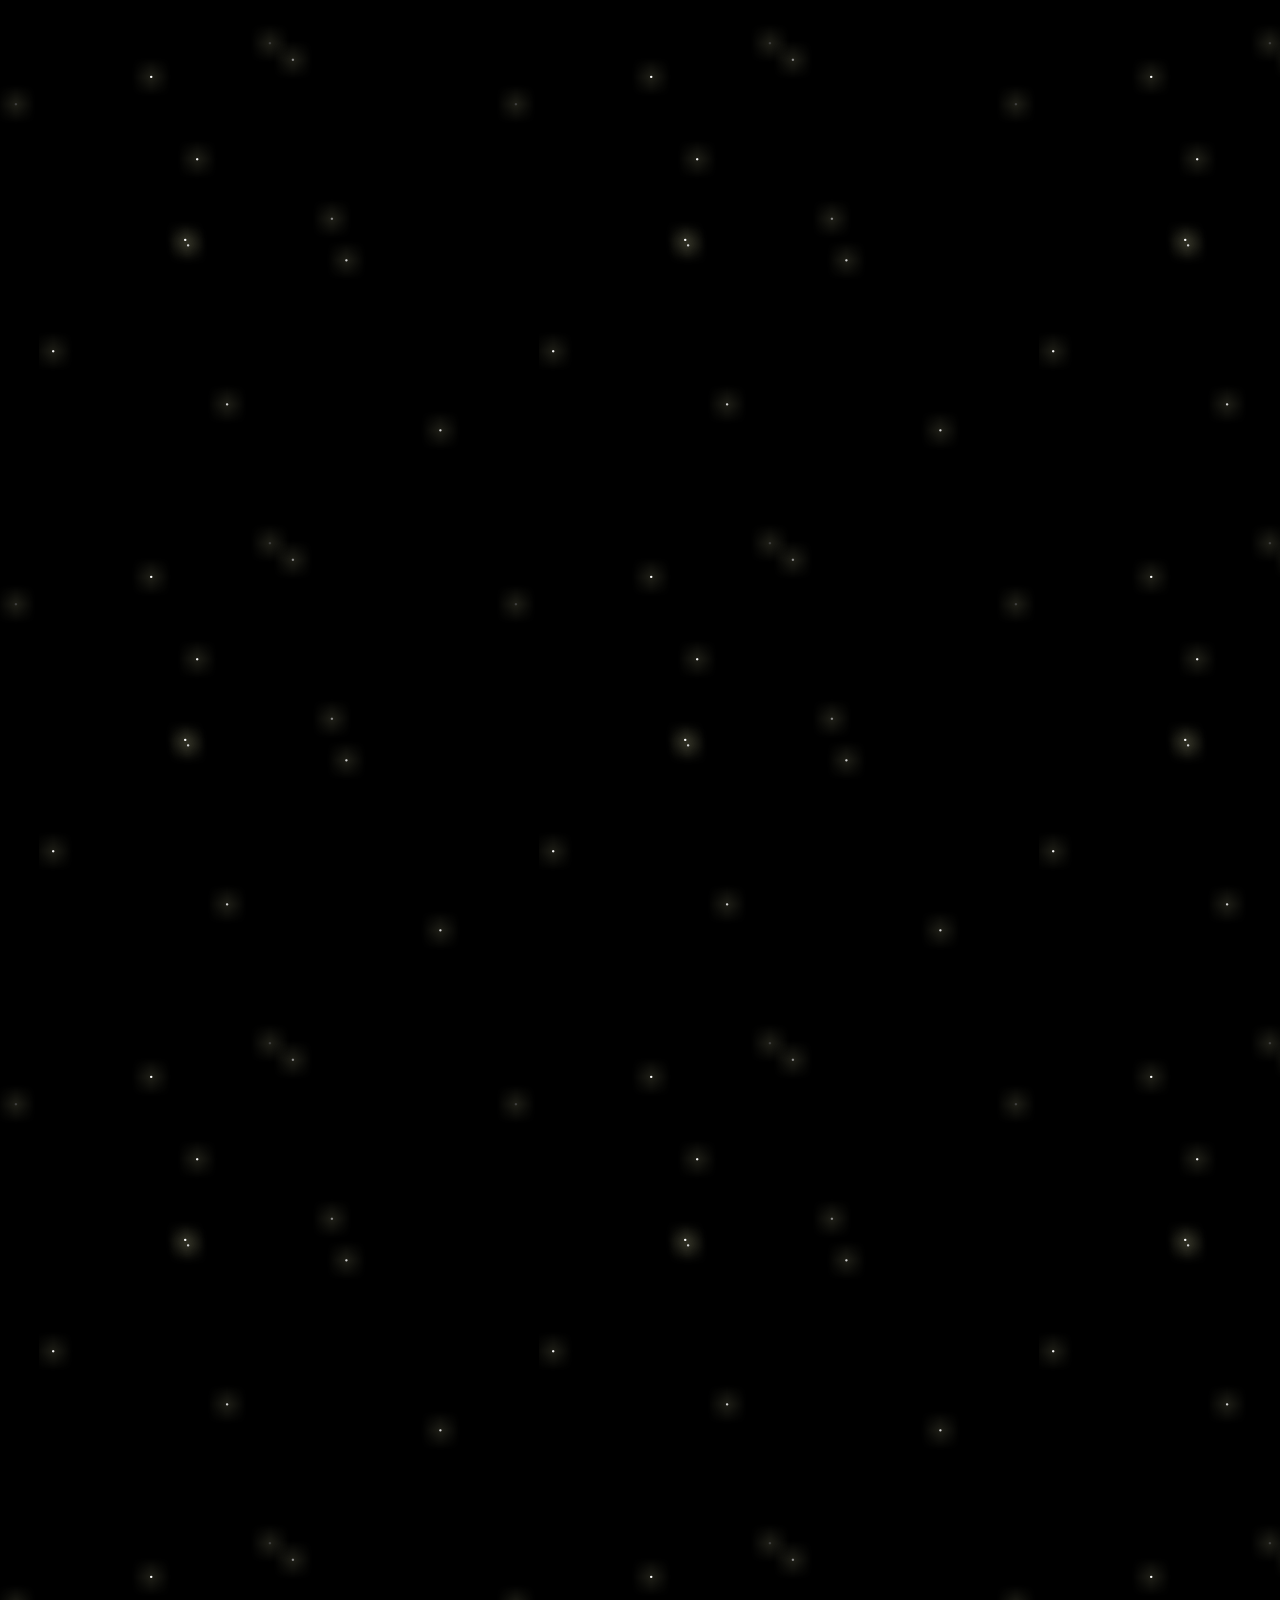
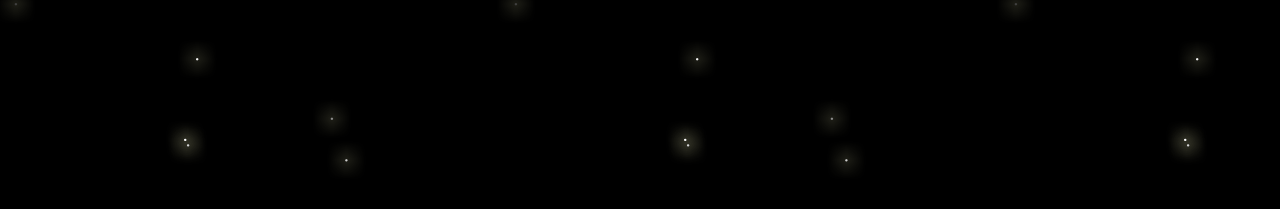
<file: index.html>
<!DOCTYPE html>
<html lang="en">

<head>
    <meta charset="UTF-8">
    <title>Document</title>
    <link type="text/css" rel="stylesheet" href="css/style.css">
    <meta name="viewport" content="width=device-width, initial-scale=1.0">
</head>

<body id="background">
    <header>
<!--bron: raketje https://www.youtube.com/watch?v=dHR_EwmYWfU -->
    <svg version="1.1" xmlns="http://www.w3.org/2000/svg" xmlns:xlink="http://www.w3.org/1999/xlink" x="0px" y="0px"
         viewBox="0 0 595.3 841.9" style="enable-background:new 0 0 595.3 841.9;" xml:space="preserve" class="rocket">
        <style type="text/css">
            .st0{fill:#8DC63F;stroke:#8DC63F;stroke-width:4.6263;stroke-miterlimit:10;}
            .st1{fill:#00AEEF;stroke:#00AEEF;stroke-width:4.6263;stroke-miterlimit:10;}
            .st2{fill:#FFFFFF;stroke:#000000;stroke-width:4.6263;stroke-miterlimit:10;}
            .st3{fill:#8DC63F;stroke:#8DC63F;stroke-width:4.303;stroke-miterlimit:10;}
            .st4{stroke:#000000;stroke-width:2.7563;stroke-miterlimit:10;}
            .st5{fill:#00AEEF;stroke:#000000;stroke-width:2.7563;stroke-miterlimit:10;}
            .st6{fill:#F7941D;stroke:#F7941D;stroke-width:1.0969;stroke-miterlimit:10;}
        </style>
        <g id="Layer_2">
            <path class="st0" d="M297.6,469.8c39.9,0,73.7,26.3,85,62.5c2.6-8.4,4-17.3,4-26.5c0-49.2-39.8-89-89-89s-89,39.8-89,89
                c0,9.2,1.4,18.1,4,26.5C223.9,496.1,257.7,469.8,297.6,469.8z"/>
        </g>
        <g id="Layer_3">
            <rect x="272.6" y="481.8" class="st1" width="50" height="21"/>
        </g>
        <g id="Layer_1">
            <path class="st2" d="M253.6,280.3c-10.2,19.8-18.1,44.5-18.1,73.5c0,51.9,11.4,115.6,28.5,141.7c10.1-4.6,21.5-7.2,33.5-7.2
                s23.5,2.6,33.5,7.2c17.2-26.2,28.5-89.8,28.5-141.7c0-29-7.9-53.7-18.1-73.5c-13.7-1.7-28.5-2.7-44-2.7
                C282.1,277.6,267.3,278.6,253.6,280.3z"/>
        </g>
        <g id="Layer_4">
            <path class="st1" d="M297.6,224.8c0,0-25.7,19.8-44,55.5c13.7-1.7,28.5-2.7,44-2.7c15.5,0,30.3,0.9,44,2.7
                C323.3,244.5,297.6,224.8,297.6,224.8z"/>
        </g>
        <g id="Layer_7">
            <path class="st3" d="M306.6,483.1c0,32.6-9,59-9,59s-9-26.4-9-59s9-59,9-59S306.6,450.5,306.6,483.1z"/>
        </g>
        <g id="Layer_5">
            <g>
                <circle class="st4" cx="297.6" cy="338.8" r="29"/>
                <circle class="st5" cx="297.6" cy="338.8" r="25.8"/>
            </g>
        </g>
        <g id="Layer_6">
            <path class="st6" d="M287.3,526.4c0,3.6-7.2,53.9-7.2,53.9s-7.2-50.3-7.2-53.9s3.2-6.5,7.2-6.5
                C284.1,519.9,287.3,522.8,287.3,526.4z"/>
            <path class="st6" d="M322.6,526.4c0,3.6-7.2,53.9-7.2,53.9s-7.2-50.3-7.2-53.9s3.2-6.5,7.2-6.5S322.6,522.8,322.6,526.4z"/>
            <path class="st6" d="M304.8,563.2c0,3.6-7.2,53.9-7.2,53.9s-7.2-50.3-7.2-53.9s3.2-6.5,7.2-6.5S304.8,559.6,304.8,563.2z"/>
        </g>
    </svg>
    </header>
    <h1>The last<br>whole earth<br>catalog</h1>
    <h2>access to tools</h2>
    <div>
        <svg version="1.1" id="Layer_1" xmlns="http://www.w3.org/2000/svg" xmlns:xlink="http://www.w3.org/1999/xlink" x="0px" y="0px" viewBox="0 0 185 185" style="enable-background:new 0 0 185 185;" xml:space="preserve" class="circle">
            <circle cx="92.5" cy="92.5" r="92.5"/>
        </svg>
        <!--bron: http://thegolfclub.info/related/png-images-background.html -->
        <img src="images/earth_PNG39-bw.png">
    </div>


    <h3>Evening.<br> Thanks again.</h3>

    <script src="js/style.js"></script>
</body>

</html>
</file>
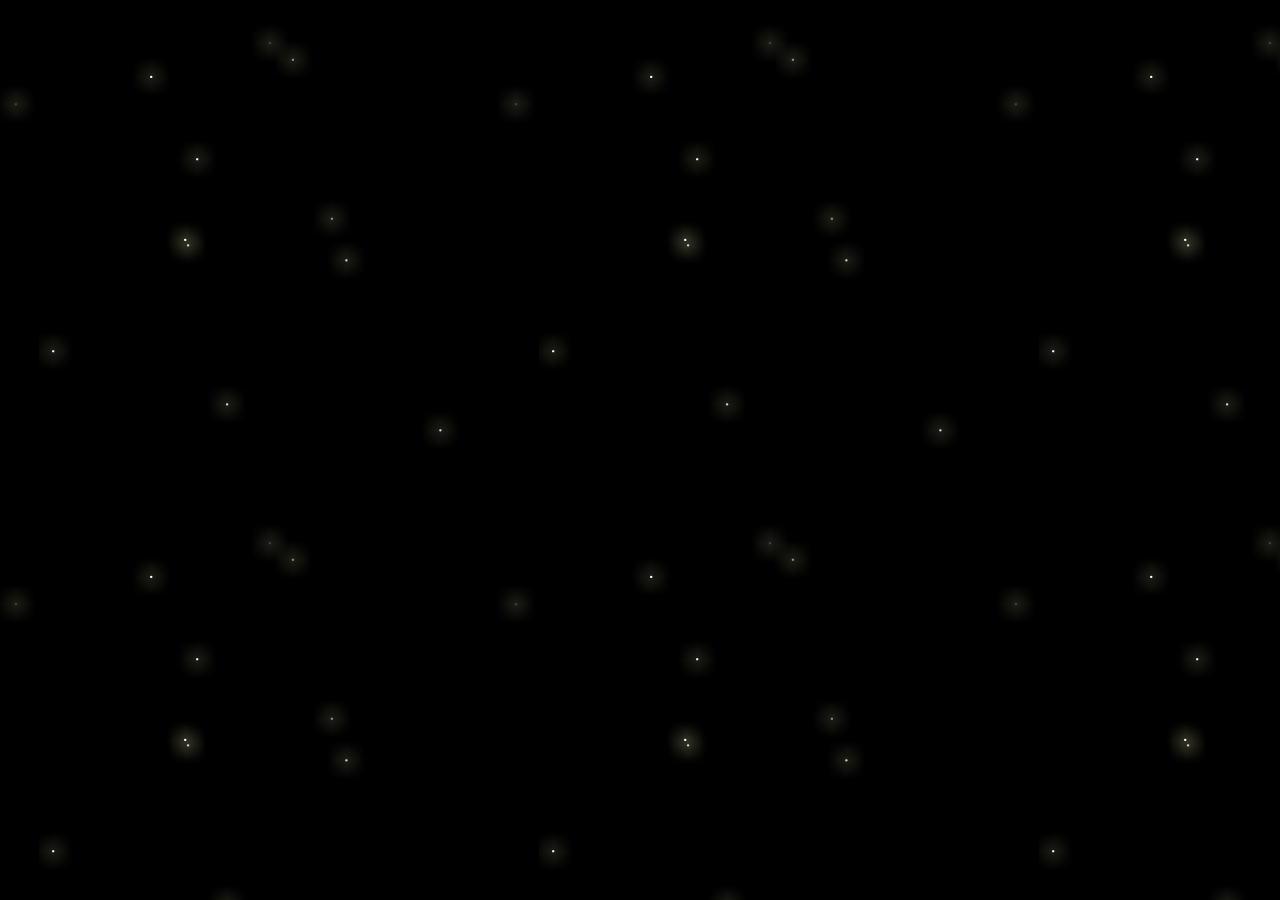
<file: html/index.html>
<!DOCTYPE html>
<html lang="en">

<head>
    <meta charset="UTF-8">
    <title>Document</title>
    <link type="text/css" rel="stylesheet" href="../css/style.css">
</head>

<body id="background">
    <svg version="1.1" xmlns="http://www.w3.org/2000/svg" xmlns:xlink="http://www.w3.org/1999/xlink" x="0px" y="0px" viewBox="0 0 256 256" style="enable-background:new 0 0 256 256;" xml:space="preserve" class="loading">
    <style type="text/css">
    .st0{fill:#FFFFFF;stroke:#000000;stroke-miterlimit:10;}
    </style>
    <g id="left-point">
        <polygon id="left-point_2_" class="st0" points="114.6,63.6 114.6,204.8 119.1,215.6 97.5,215.6 101.1,206.9 99.6,63.6 107.1,43.5"/>
    </g>
    <g id="right-point_1_">
        <polygon id="right-point" class="st0" points="164.6,63.6 164.6,204.8 169.1,215.6 147.5,215.6 151.1,206.9 149.6,63.6 157.1,43.5"/>
    </g>
    <g id="left-fire-exit">
        <polygon class="st0" points="102.9,215.6 101.1,221 116.7,221 114.6,215.6"/>
    </g>
    <g id="right-fire-exit_1_">
        <polygon class="st0" points="152.7,215.6 150.9,221 166.5,221 164.4,215.6"/>
    </g>
    <g id="left-fire_1_">
        <path id="left-fire" class="st0" d="M108.3,224.8c0,0-14.8,26.7,0,26.7S108.3,224.8,108.3,224.8z"/>
    </g>
    <g id="right-fire_1_">
        <path id="right-fire" class="st0" d="M158.3,224.8c0,0-14.8,26.7,0,26.7S158.3,224.8,158.3,224.8z"/>
    </g>
    <g id="middle-block_1_">
        <polygon id="middle-block" class="st0" points="114.6,43.5 149.4,43.5 150.9,191.9 114.6,191.9"/>
    </g>
    <g id="top_1_">
        <path id="top" class="st0" d="M131.7,3.3c0,0-15,14.4-17.1,40.2h34.8C149.4,43.5,150,18.6,131.7,3.3z"/>
    </g>
</svg>

    <script src="../js/loading.js"></script>
</body>

</html>
</file>
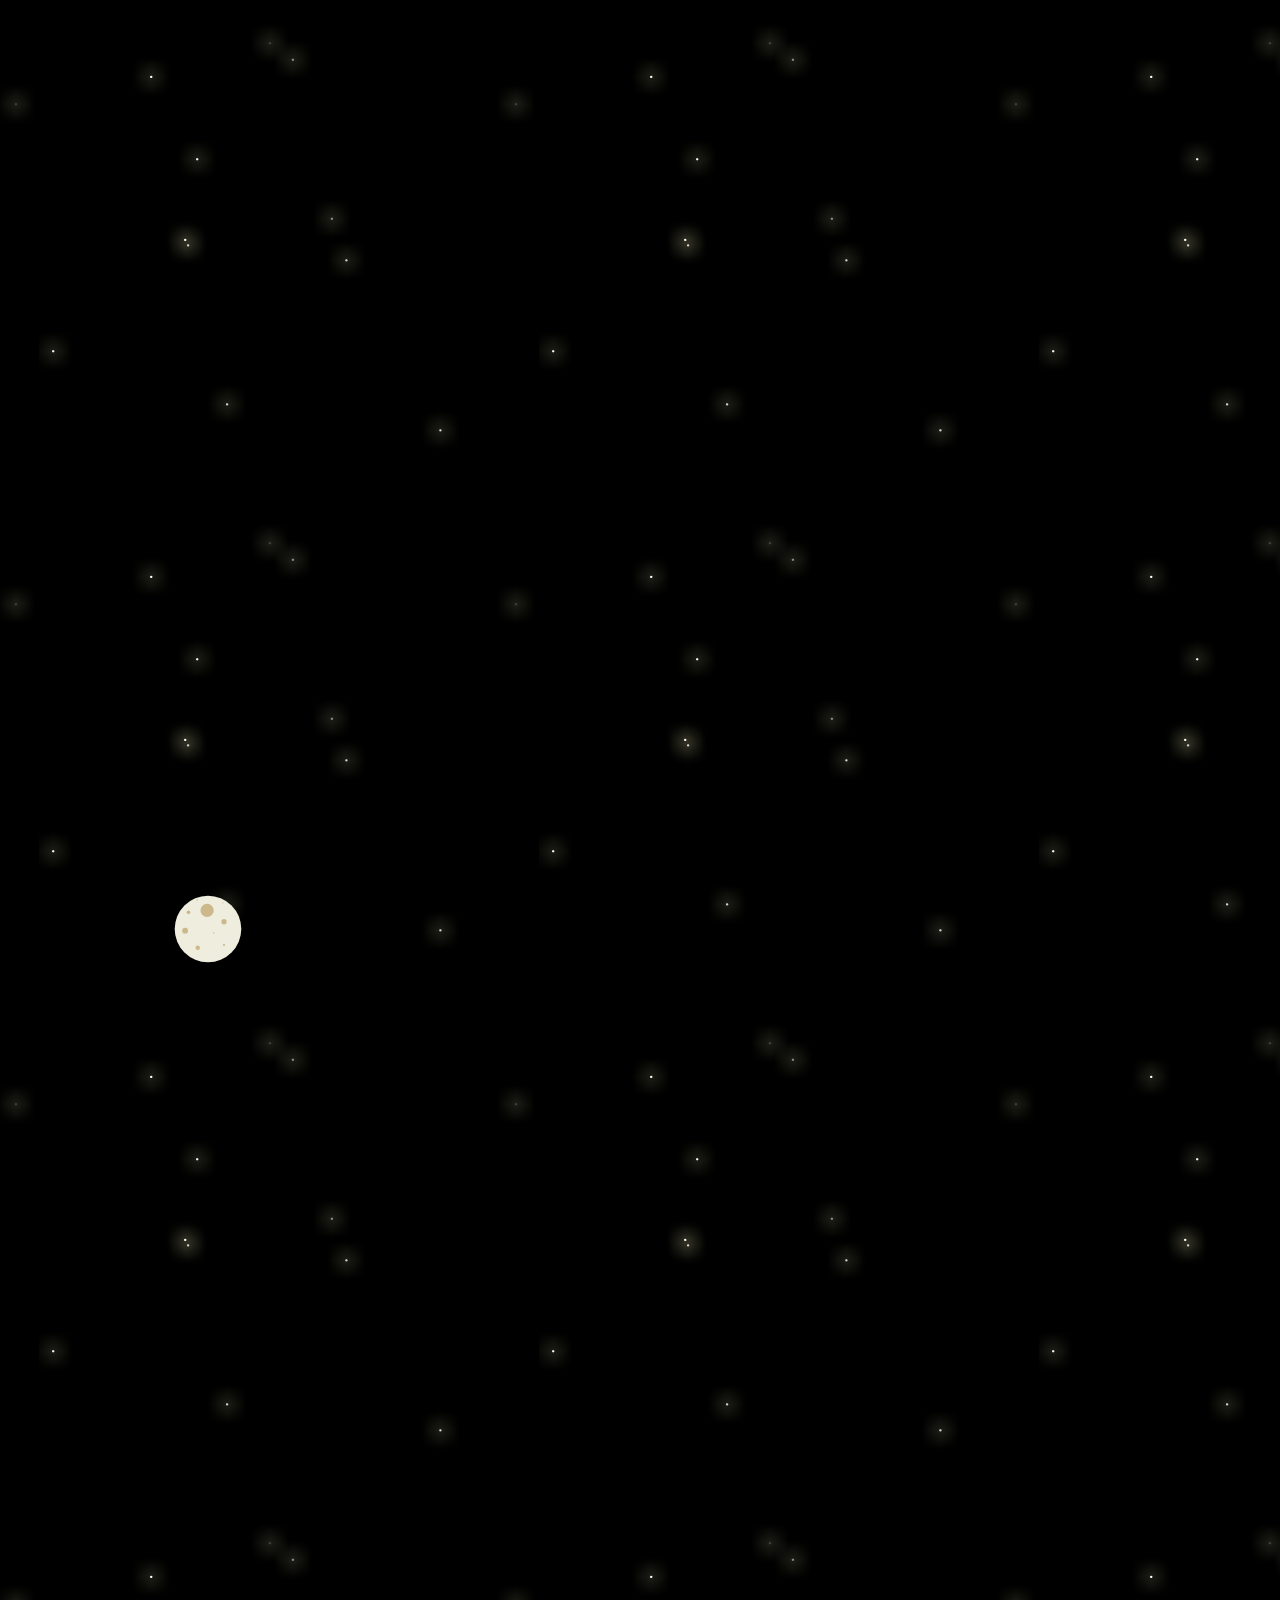
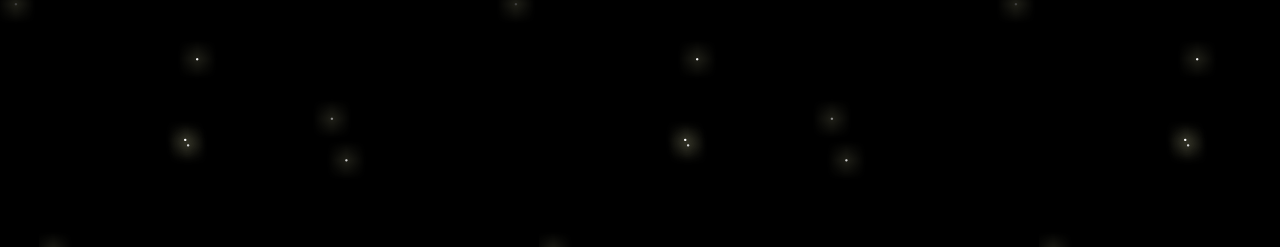
<file: versie2/index.html>
<!DOCTYPE html>
<html lang="en">

<head>
    <meta charset="UTF-8">
    <title>Document</title>
    <link type="text/css" rel="stylesheet" href="style.css">
    <meta name="viewport" content="width=device-width, initial-scale=1.0">
</head>

<body id="background">
    <header>
<!--bron: raketje https://www.youtube.com/watch?v=dHR_EwmYWfU -->
    <svg version="1.1" xmlns="http://www.w3.org/2000/svg" xmlns:xlink="http://www.w3.org/1999/xlink" x="0px" y="0px"
         viewBox="0 0 595.3 841.9" style="enable-background:new 0 0 595.3 841.9;" xml:space="preserve" class="rocket">
        <style type="text/css">
            .st0{fill:#8DC63F;stroke:#8DC63F;stroke-width:4.6263;stroke-miterlimit:10;}
            .st1{fill:#00AEEF;stroke:#00AEEF;stroke-width:4.6263;stroke-miterlimit:10;}
            .st2{fill:#FFFFFF;stroke:#000000;stroke-width:4.6263;stroke-miterlimit:10;}
            .st3{fill:#8DC63F;stroke:#8DC63F;stroke-width:4.303;stroke-miterlimit:10;}
            .st4{stroke:#000000;stroke-width:2.7563;stroke-miterlimit:10;}
            .st5{fill:#00AEEF;stroke:#000000;stroke-width:2.7563;stroke-miterlimit:10;}
            .st6{fill:#F7941D;stroke:#F7941D;stroke-width:1.0969;stroke-miterlimit:10;}
        </style>
        <g id="Layer_2">
            <path class="st0" d="M297.6,469.8c39.9,0,73.7,26.3,85,62.5c2.6-8.4,4-17.3,4-26.5c0-49.2-39.8-89-89-89s-89,39.8-89,89
                c0,9.2,1.4,18.1,4,26.5C223.9,496.1,257.7,469.8,297.6,469.8z"/>
        </g>
        <g id="Layer_3">
            <rect x="272.6" y="481.8" class="st1" width="50" height="21"/>
        </g>
        <g id="Layer_1">
            <path class="st2" d="M253.6,280.3c-10.2,19.8-18.1,44.5-18.1,73.5c0,51.9,11.4,115.6,28.5,141.7c10.1-4.6,21.5-7.2,33.5-7.2
                s23.5,2.6,33.5,7.2c17.2-26.2,28.5-89.8,28.5-141.7c0-29-7.9-53.7-18.1-73.5c-13.7-1.7-28.5-2.7-44-2.7
                C282.1,277.6,267.3,278.6,253.6,280.3z"/>
        </g>
        <g id="Layer_4">
            <path class="st1" d="M297.6,224.8c0,0-25.7,19.8-44,55.5c13.7-1.7,28.5-2.7,44-2.7c15.5,0,30.3,0.9,44,2.7
                C323.3,244.5,297.6,224.8,297.6,224.8z"/>
        </g>
        <g id="Layer_7">
            <path class="st3" d="M306.6,483.1c0,32.6-9,59-9,59s-9-26.4-9-59s9-59,9-59S306.6,450.5,306.6,483.1z"/>
        </g>
        <g id="Layer_5">
            <g>
                <circle class="st4" cx="297.6" cy="338.8" r="29"/>
                <circle class="st5" cx="297.6" cy="338.8" r="25.8"/>
            </g>
        </g>
        <g id="Layer_6">
            <path class="st6" d="M287.3,526.4c0,3.6-7.2,53.9-7.2,53.9s-7.2-50.3-7.2-53.9s3.2-6.5,7.2-6.5
                C284.1,519.9,287.3,522.8,287.3,526.4z"/>
            <path class="st6" d="M322.6,526.4c0,3.6-7.2,53.9-7.2,53.9s-7.2-50.3-7.2-53.9s3.2-6.5,7.2-6.5S322.6,522.8,322.6,526.4z"/>
            <path class="st6" d="M304.8,563.2c0,3.6-7.2,53.9-7.2,53.9s-7.2-50.3-7.2-53.9s3.2-6.5,7.2-6.5S304.8,559.6,304.8,563.2z"/>
        </g>
    </svg>
    </header>
    <h1><span>The</span> <span>last</span><br><span>whole</span> <span>earth</span><br><span>catalog</span></h1>
    <h2>access to tools</h2>
    <div>
        <!--bron: http://thegolfclub.info/related/png-images-background.html -->
        <svg version="1.1" id="Layer_1" xmlns="http://www.w3.org/2000/svg" xmlns:xlink="http://www.w3.org/1999/xlink" x="0px" y="0px" viewBox="0 0 185 185" style="enable-background:new 0 0 185 185;" xml:space="preserve" class="moon">
            <style type="text/css">
            .st0moon{fill:#EFEDDE;}
            .st1moon{fill:#CCB88B;}
            </style>
            <circle class="st0moon" cx="92.5" cy="92.5" r="77"/>
            <circle class="st1moon" cx="90.4" cy="49.5" r="15.2"/>
            <circle class="st1moon" cx="129.5" cy="75.7" r="6.2"/>
            <circle class="st1moon" cx="105.6" cy="101.5" r="1.6"/>
            <circle class="st1moon" cx="129.5" cy="129.5" r="2.5"/>
            <circle class="st1moon" cx="39.6" cy="96.4" r="6.7"/>
            <circle class="st1moon" cx="127" cy="32" r="1.3"/>
            <circle class="st1moon" cx="67.2" cy="25.4" r="1.6"/>
            <circle class="st1moon" cx="155.5" cy="62.8" r="1"/>
            <circle class="st1moon" cx="68.8" cy="135.8" r="5.1"/>
            <circle class="st1moon" cx="47.4" cy="53.8" r="4.3"/>
        </svg>

        <svg version="1.1" id="Layer_1" xmlns="http://www.w3.org/2000/svg" xmlns:xlink="http://www.w3.org/1999/xlink" x="0px" y="0px" viewBox="0 0 185 185" style="enable-background:new 0 0 185 185;" xml:space="preserve" class="sun">
        <style type="text/css">
            .st0sun{fill:#FDF164;}
            .st1sun{fill:#F8F5B8;}
        </style>
        <g>
            <polygon class="st0sun" points="4.8,92.5 37.6,74.6 21.5,40.9 58.6,45.8 65.4,9 92.5,34.8 119.6,9 126.4,45.8 163.5,40.9 147.4,74.6 180.3,92.5 147.4,110.4 163.5,144.1 126.4,139.2 119.6,176 92.5,150.3 65.4,176 58.6,139.2 21.5,144.1 37.6,110.4"/>
        </g>
        <circle class="st1sun" cx="92.5" cy="92.5" r="53.3"/>
        </svg>

        <img src="earth_PNG39.png">
    </div>

    <button id="button1">draai aarde links</button> <button id="button2">draai aarde rechts</button>


    <h3>Evening.<br> Thanks again.</h3>

    <script src="style.js"></script>
</body>

</html>
</file>
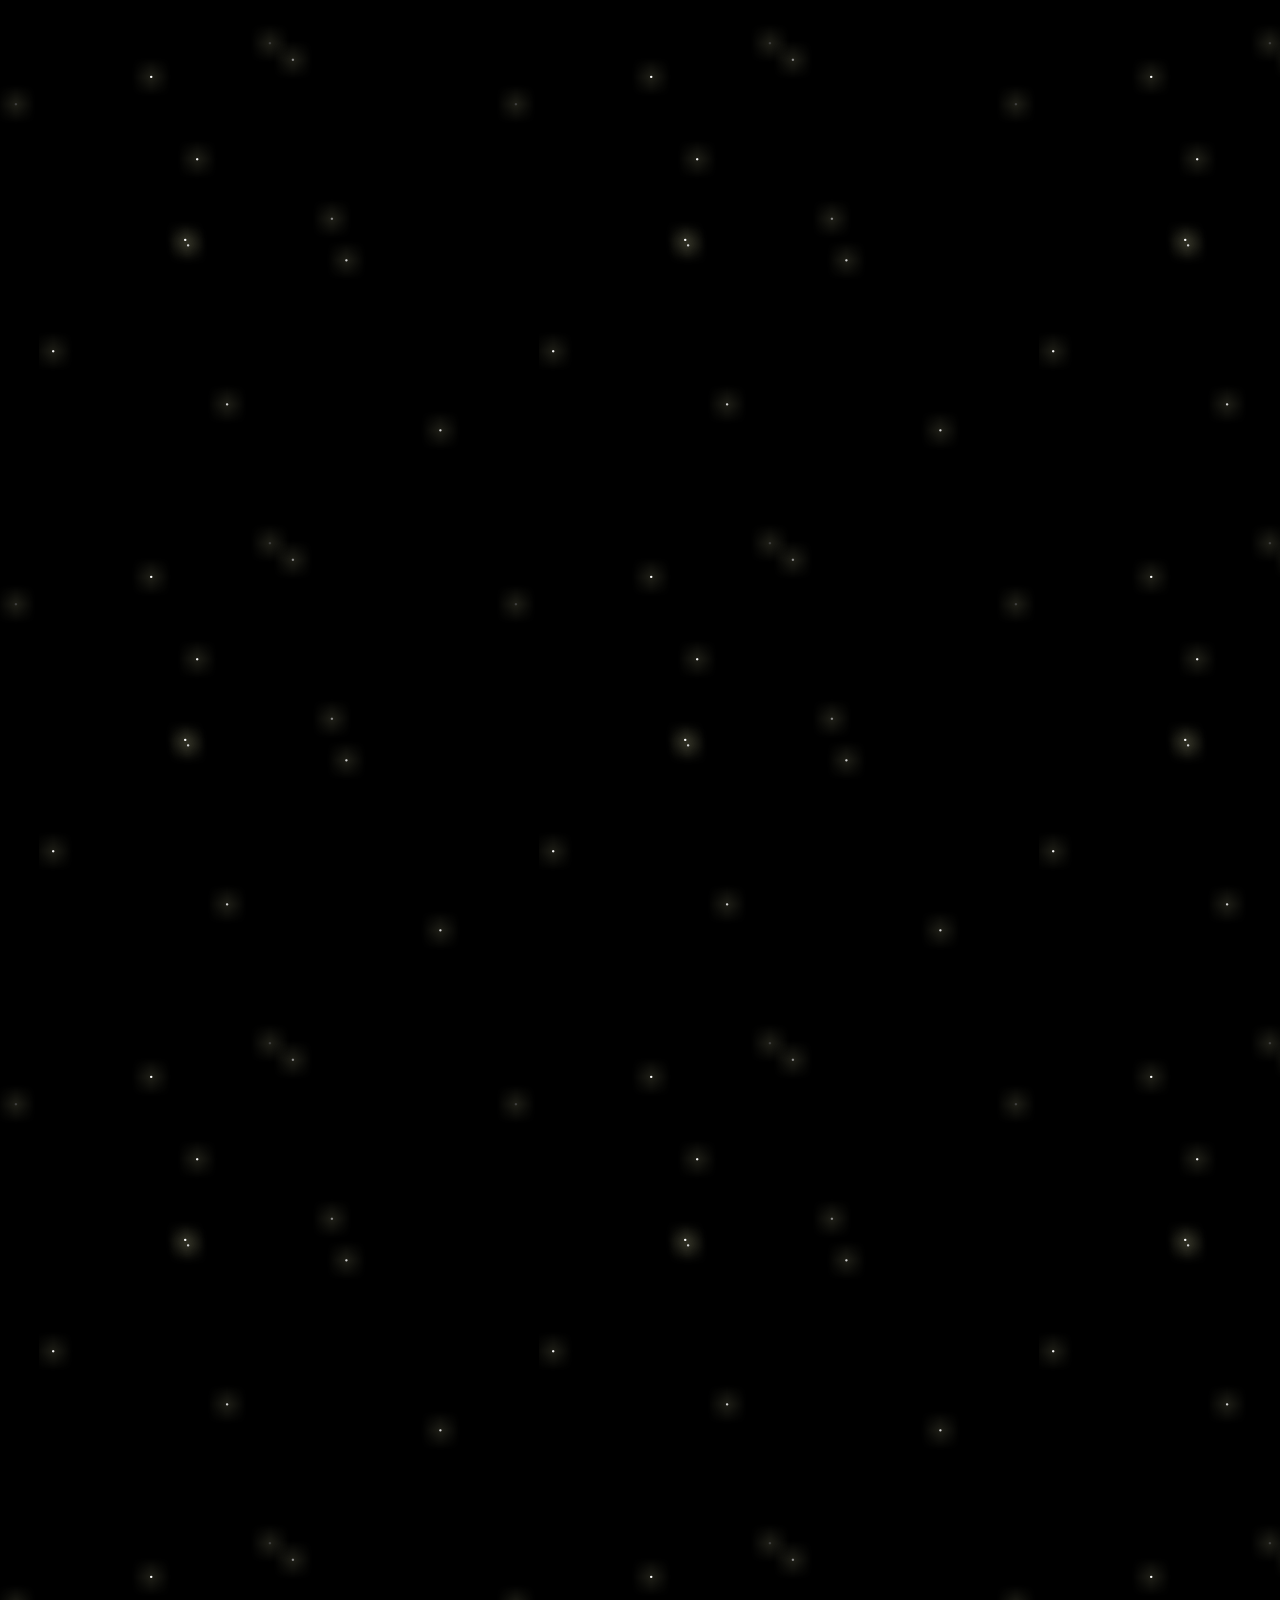
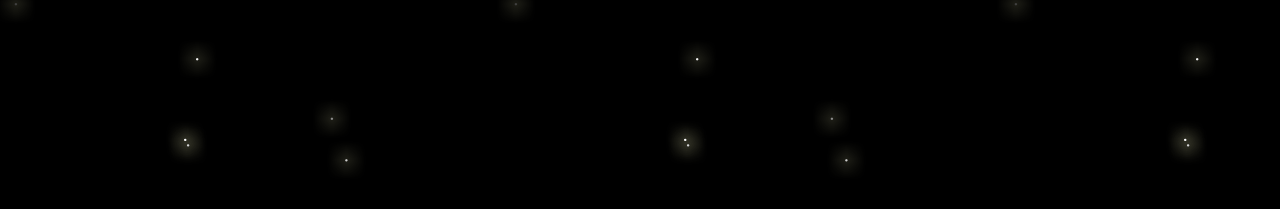
<file: html/main.html>
<!DOCTYPE html>
<html lang="en">

<head>
    <meta charset="UTF-8">
    <title>Document</title>
    <link type="text/css" rel="stylesheet" href="../css/style.css">
</head>

<body id="background">
    <header>
<!--bron: raketje https://www.youtube.com/watch?v=dHR_EwmYWfU -->
    <svg version="1.1" xmlns="http://www.w3.org/2000/svg" xmlns:xlink="http://www.w3.org/1999/xlink" x="0px" y="0px"
         viewBox="0 0 595.3 841.9" style="enable-background:new 0 0 595.3 841.9;" xml:space="preserve" class="rocket">
        <style type="text/css">
            .st0{fill:#8DC63F;stroke:#8DC63F;stroke-width:4.6263;stroke-miterlimit:10;}
            .st1{fill:#00AEEF;stroke:#00AEEF;stroke-width:4.6263;stroke-miterlimit:10;}
            .st2{fill:#FFFFFF;stroke:#000000;stroke-width:4.6263;stroke-miterlimit:10;}
            .st3{fill:#8DC63F;stroke:#8DC63F;stroke-width:4.303;stroke-miterlimit:10;}
            .st4{stroke:#000000;stroke-width:2.7563;stroke-miterlimit:10;}
            .st5{fill:#00AEEF;stroke:#000000;stroke-width:2.7563;stroke-miterlimit:10;}
            .st6{fill:#F7941D;stroke:#F7941D;stroke-width:1.0969;stroke-miterlimit:10;}
        </style>
        <g id="Layer_2">
            <path class="st0" d="M297.6,469.8c39.9,0,73.7,26.3,85,62.5c2.6-8.4,4-17.3,4-26.5c0-49.2-39.8-89-89-89s-89,39.8-89,89
                c0,9.2,1.4,18.1,4,26.5C223.9,496.1,257.7,469.8,297.6,469.8z"/>
        </g>
        <g id="Layer_3">
            <rect x="272.6" y="481.8" class="st1" width="50" height="21"/>
        </g>
        <g id="Layer_1">
            <path class="st2" d="M253.6,280.3c-10.2,19.8-18.1,44.5-18.1,73.5c0,51.9,11.4,115.6,28.5,141.7c10.1-4.6,21.5-7.2,33.5-7.2
                s23.5,2.6,33.5,7.2c17.2-26.2,28.5-89.8,28.5-141.7c0-29-7.9-53.7-18.1-73.5c-13.7-1.7-28.5-2.7-44-2.7
                C282.1,277.6,267.3,278.6,253.6,280.3z"/>
        </g>
        <g id="Layer_4">
            <path class="st1" d="M297.6,224.8c0,0-25.7,19.8-44,55.5c13.7-1.7,28.5-2.7,44-2.7c15.5,0,30.3,0.9,44,2.7
                C323.3,244.5,297.6,224.8,297.6,224.8z"/>
        </g>
        <g id="Layer_7">
            <path class="st3" d="M306.6,483.1c0,32.6-9,59-9,59s-9-26.4-9-59s9-59,9-59S306.6,450.5,306.6,483.1z"/>
        </g>
        <g id="Layer_5">
            <g>
                <circle class="st4" cx="297.6" cy="338.8" r="29"/>
                <circle class="st5" cx="297.6" cy="338.8" r="25.8"/>
            </g>
        </g>
        <g id="Layer_6">
            <path class="st6" d="M287.3,526.4c0,3.6-7.2,53.9-7.2,53.9s-7.2-50.3-7.2-53.9s3.2-6.5,7.2-6.5
                C284.1,519.9,287.3,522.8,287.3,526.4z"/>
            <path class="st6" d="M322.6,526.4c0,3.6-7.2,53.9-7.2,53.9s-7.2-50.3-7.2-53.9s3.2-6.5,7.2-6.5S322.6,522.8,322.6,526.4z"/>
            <path class="st6" d="M304.8,563.2c0,3.6-7.2,53.9-7.2,53.9s-7.2-50.3-7.2-53.9s3.2-6.5,7.2-6.5S304.8,559.6,304.8,563.2z"/>
        </g>
    </svg>
    </header>
    <h1>The last<br>whole earth<br>catalog</h1>
    <h2>access to tools</h2>
    <div>
        <svg version="1.1" id="Layer_1" xmlns="http://www.w3.org/2000/svg" xmlns:xlink="http://www.w3.org/1999/xlink" x="0px" y="0px" viewBox="0 0 185 185" style="enable-background:new 0 0 185 185;" xml:space="preserve" class="circle">
            <circle cx="92.5" cy="92.5" r="92.5"/>
        </svg>
        <!--bron: http://thegolfclub.info/related/png-images-background.html -->
        <img src="../images/earth_PNG39-bw.png">
    </div>


    <h3>Evening.<br> Thanks again.</h3>

    <script src="../js/style.js"></script>
</body>

</html>
</file>
<file: css/style.css>
@font-face {
    font-family: 'Windsor BT Roman';
    font-style: normal;
    font-weight: normal;
    src: local('../css/fonts/Windsor BT Roman'), url('../css/fonts/WindsorBTRoman.woff') format('woff');
}

html {
    scroll-behavior: smooth;
}

body {
    background-color: black;
    color: white;
    text-align: center;
    font-family: 'Windsor BT Roman';
}

.loading {
    width: 800px;
    top: 50%;
    animation-name: goingUp;
    animation-delay: 0.5s;
    animation-duration: 6s;
    opacity: 0;
}

.rocket {
    width: 8em;
    position: absolute;
    left: 80vw;
    top: 10%;
    animation: 0.5s goingDown 2s, upanddown 2s alternate infinite, 0.5s loading 0.5s forwards;
    opacity: 0;
}

#left-fire_1_2 {
    opacity: 0;
}

#right-fire_1_2 {
    opacity: 0;
}
 /*bron: https://css-tricks.com/parallax-background-css3/ */
#background {
    background: black url(../images/background.png) repeat 5% 5%;
    position: absolute;
    top: 0; left: 0; right: 0; bottom: 0;
    z-index: 100;
    animation-name: starmoving;
    animation-duration: 200s;
    animation-timing-function: linear;
    animation-iteration-count: infinite;
}

h1 {
    font-size: 10em;
    opacity: 0;
    animation: loading 0.5s forwards;
}

h2 {
    font-size: 2em;
    opacity: 0;
    animation: 0.5s loading 0.5s forwards;
}

.circle {
    position: absolute;
    width: 100vh;
    z-index: 1;
    opacity: 0;
    animation: 0.5s loading 0.5s forwards;
    transform: translate(10%, 0%);
}

circle.moveright {
    opacity: 1;
    animation: movingright 4s forwards;
}

img {
    width: 100vh;
    transform-origin: 50% 50%;
    transform: rotate(0deg);
    opacity: 0;
    animation: 0.5s loading 0.5s forwards;
    z-index: 5;
}

img.kleur {
    content: url(../images/earth_PNG39.png);
    width: 100vh;
    transform-origin: 50% 50%;
    transform: rotate(0deg);
    z-index: 5;
}

img.draaiRechts {
    width: 100vh;
    transform-origin: 50% 50%;
    transform: rotate(0deg);
    animation: 5s draaienRechts linear 1;
    z-index: 5;
    opacity: 1;
}

img.draaiLinks {
    width: 100vh;
    transform-origin: 50% 50%;
    transform: rotate(0deg);
    animation: 5s draaienLinks linear 1;
    z-index: 5;
    opacity: 1;
}

h3 {
    font-size: 1em;
    opacity: 0;
    animation: 2s loading 0.5s forwards;
}

h3:hover::after {
    cursor: pointer;
    content: ' \2191';
}

/*animations*/
@keyframes loading {
    from {
        opacity: 0;
    }
    to {
        opacity: 1;
    }
}

@keyframes goingUp {
    0% {}
    20% {
        opacity: 1;
    }
    100% {
        transform: translateY(-100%);
        opacity: 1;
    }
}

@keyframes goingDown {
    0% {
        opacity: 1;
        transform: translateY(-1000%);
    }
    100 {
        transform: translateY(100%);
        opacity: 1;
    }
}

@keyframes upanddown {
    0% {
        transform: translateY(0%);
    }
    100% {
        transform: translateY(35%);
    }
}

@keyframes starmoving {
    from {
        background-position: 5% 5%
    }
    to {
        background-position: 1300% 600%
    }
}

@keyframes movingright {
    from {
        transform: translate(10%, 0%);
    }
    to {
        transform: translate(100%, 0%);
    }
}

@keyframes draaienRechts {
    from {
        transform: rotate(0deg);
        opacity: 1;
    }
    to {
        transform: rotate(360deg);
        opacity: 1;
    }
}

@keyframes draaienLinks {
    from {
        transform: rotate(0deg);
        opacity: 1;
    }
    to {
        transform: rotate(-360deg);
        opacity: 1;
    }
}

/*responsive*/

@media screen and (max-width: 1200px) {
    h1 {
        font-size: 7em;
    }

    .rocket {
        left: 80vw;
    }

    .circle {
        width: 70vh;
        transform: translate(10%, 0%);
    }

    img {
        width: 70vh;
    }

    img.kleur {
        content: url(../images/earth_PNG39.png);
        width: 70vh;
        transform-origin: 50% 50%;
        transform: rotate(0deg);
        z-index: 5;
    }
}

@media screen and (max-width: 800px) {
    h1 {
        font-size: 5em;
    }

    .rocket {
        left: 80vw;
    }

    .circle {
        width: 50vh;
        transform: translate(10%, 0%);
    }

    img {
        width: 50vh;
    }

    img.kleur {
        content: url(../images/earth_PNG39.png);
        width: 50vh;
        transform-origin: 50% 50%;
        transform: rotate(0deg);
        z-index: 5;
    }
}

@media screen and (max-width: 550px) {
    h1 {
        font-size: 3em;
    }

    .rocket {
        left: 80vw;
    }

    .circle {
        width: 30vh;
        transform: translate(10%, 0%);
    }

    img {
        width: 30vh;
    }

    img.kleur {
        content: url(../images/earth_PNG39.png);
        width: 30vh;
        transform-origin: 50% 50%;
        transform: rotate(0deg);
        z-index: 5;
    }
}
</file>
<file: versie2/style.css>
@font-face {
    font-family: 'Windsor BT Roman';
    font-style: normal;
    font-weight: normal;
    src: local('../css/fonts/Windsor BT Roman'), url('../css/fonts/WindsorBTRoman.woff') format('woff');
}

html {
    scroll-behavior: smooth;
}

body {
    background-color: black;
    color: white;
    text-align: center;
    font-family: 'Windsor BT Roman';
}

.loading {
    width: 800px;
    top: 50%;
    animation-name: goingUp;
    animation-delay: 0.5s;
    animation-duration: 6s;
    opacity: 0;
}

.rocket {
    width: 8em;
    position: absolute;
    left: 85vw;
    top: 10%;
    animation: 0.5s goingDown 2s, upanddown 2s alternate infinite, 0.5s loading 0.5s forwards;
    opacity: 0;
    z-index: 5;
    cursor: pointer;
    padding: 2em;
}

.rocket:hover {
    animation: leaving 5s;
}
 /*bron: https://css-tricks.com/parallax-background-css3/ */
#background {
    background: black url(../images/background.png) repeat 5% 5%;
    position: absolute;
    top: 0; left: 0; right: 0; bottom: 0;
    z-index: 100;
    animation-name: starmoving;
    animation-duration: 200s;
    animation-timing-function: linear;
    animation-iteration-count: infinite;
}

h1 {
    font-size: 10em;
    opacity: 0;
    animation: loading 0.5s forwards;
    cursor: pointer;
    width: 7em;
    margin-left: auto;
    margin-right: auto;
}
/*bron https://stackoverflow.com/questions/39388502/custom-strikethrough-on-hover-with-text-that-has-two-paragraphs */
h1 span {
  position: relative;
  display: inline-block;
}

h1 span:nth-of-type(2)::after,
h1 span:nth-of-type(2)::before {
  content: '';
  position: absolute;
  width: 0%;
  height: 5px;
  top: 50%;
  margin-top: -0.5px;
  background: blue;
}

h1 span:nth-of-type(2)::before {
    left: -2.5px;
    transition: width 0.5s cubic-bezier(0.22, 0.61, 0.36, 1);
}

h1 span:nth-of-type(2)::after {
  right: 2.5px;
  background: blue;
  transition: width 0.8s cubic-bezier(0.22, 0.61, 0.36, 1);
}

h1:hover span:nth-of-type(2)::before{
    background: blue;
    transition: width 0.5s cubic-bezier(0.22, 0.61, 0.36, 1);
}

h1:hover span:nth-of-type(2)::after {
  width: 100%;
  transition: 0s;
    transition: width 0.8s cubic-bezier(0.22, 0.61, 0.36, 1);
}

h2 {
    font-size: 2em;
    opacity: 0;
    animation: 0.5s loading 0.5s forwards;
    cursor: pointer;
    border: white;
    border-style: solid;
    border-radius: 50px;
    padding: 0.5em;
    width: 10em;
    margin-left: auto;
    margin-right: auto;
}

h2:hover {
    background-color: white;
    color: black;
}

h2:hover::after {
    content: ' \2192';
}

.moon {
    width: 5em;
    position: absolute;
    margin-left: 10em;
    z-index: 2;
    cursor: pointer;
    display: block;
}

.moon:hover {
    transform: scale(1.1);
}

.sun {
    width: 5em;
    position: absolute;
    margin-left: 10em;
    display: none;
    cursor: pointer;
}

.sun:hover {
    animation: draaienRechts 2s;
}

.circle {
    position: absolute;
    width: 100vh;
    z-index: 1;
    opacity: 0;
    animation: 0.5s loading 0.5s forwards;
    transform: translate(10%, 0%);
}

circle.moveright {
    opacity: 1;
    animation: movingright 4s forwards;
}

img {
    width: 100vh;
    transform-origin: 50% 50%;
    transform: rotate(0deg);
    opacity: 0;
    animation: 0.5s loading 0.5s forwards;
    z-index: 5;
    clip-path: ellipse(25% 100% at 0% 50%);
    filter: grayscale(100%);
}

img.kleur {
    width: 100vh;
    transform-origin: 50% 50%;
    transform: rotate(0deg);
    z-index: 5;
    filter: grayscale(0%);
}

img.draaiRechts {
    width: 100vh;
    transform-origin: 50% 50%;
    transform: rotate(0deg);
    animation: 5s draaienRechts linear 1;
    z-index: 5;
    opacity: 1;
}

img.draaiLinks {
    width: 100vh;
    transform-origin: 50% 50%;
    transform: rotate(0deg);
    animation: 5s draaienLinks linear 1;
    z-index: 5;
    opacity: 1;
}

button {
    display: none;
    font-family: 'Windsor BT Roman';
}

h3 {
    display: block;
    font-size: 1em;
    opacity: 0;
    animation: 2s loading 0.5s forwards;
    cursor: pointer;
}

h3:hover::after {
    content: ' \2191';
}

/*animations*/
@keyframes loading {
    from {
        opacity: 0;
    }
    to {
        opacity: 1;
    }
}

@keyframes goingUp {
    0% {}
    20% {
        opacity: 1;
    }
    100% {
        transform: translateY(-100%);
        opacity: 1;
    }
}

@keyframes goingDown {
    0% {
        opacity: 1;
        transform: translateY(-1000%);
    }
    100 {
        transform: translateY(100%);
        opacity: 1;
    }
}

@keyframes upanddown {
    0% {
        transform: translateY(0%);
    }
    100% {
        transform: translateY(35%);
    }
}

@keyframes leaving {
    0% {
        opacity: 1;
        transform: translateY(0%);
    }
    100% {
        opacity: 1;
        transform: translateY(-500%);
    }
}

@keyframes starmoving {
    from {
        background-position: 5% 5%
    }
    to {
        background-position: 1300% 600%
    }
}

@keyframes movingright {
    from {
        transform: translate(10%, 0%);
    }
    to {
        transform: translate(100%, 0%);
    }
}

@keyframes draaienRechts {
    from {
        transform: rotate(0deg);
        opacity: 1;
    }
    to {
        transform: rotate(360deg);
        opacity: 1;
    }
}

@keyframes draaienLinks {
    from {
        transform: rotate(0deg);
        opacity: 1;
    }
    to {
        transform: rotate(-360deg);
        opacity: 1;
    }
}

/*responsive*/

@media screen and (max-width: 1200px) {
    h1 {
        font-size: 7em;
    }

    .rocket {
        left: 80vw;
        padding: 2em 0em 2em 2em;
        width: 6.5em;
    }

    .circle {
        width: 70vh;
        transform: translate(10%, 0%);
    }

    .moon {
        margin-left: 3em;
    }

    .sun {
        margin-left: 3em;
    }

    img {
        width: 70vh;
    }

    img.kleur {
        content: url(../images/earth_PNG39.png);
        width: 70vh;
        transform-origin: 50% 50%;
        transform: rotate(0deg);
        z-index: 5;
    }

    img.draaiLinks {
        width: 70vh;
    }

    img.draaiRechts {
        width: 70vh;
    }

    button:hover {
        background-color: aquamarine;
    }
}

@media screen and (max-width: 800px) {
    h1 {
        font-size: 5em;
    }

    .rocket {
        top: 0%;
        left: 80vw;
        width: 6em;
        padding: 2em 0.5em;
        margin-left: -1em;
    }

    h2 {
        font-size: 1.5em;
        width: 9em;
    }

    .circle {
        width: 50vh;
        transform: translate(10%, 0%);
    }

    .moon {
        margin-left: 2em;
    }

    .sun {
        margin-left: 2em;
    }

    img {
        width: 50vh;
    }

    img.kleur {
        content: url(../images/earth_PNG39.png);
        width: 50vh;
        transform-origin: 50% 50%;
        transform: rotate(0deg);
        z-index: 5;
    }

    img.draaiLinks {
        width: 50vh;
    }

    img.draaiRechts {
        width: 50vh;
    }

        button {
        display: inline-block;
        border-radius: 500px;
        padding: 1em;
        margin: 1em;
        border: none;
        background-color: white;
    }
}

@media screen and (max-width: 600px) {
    h1 {
        font-size: 3em;
    }

    h2 {
        font-size: 1em;
        width: 9em;
    }

    h2::after {
    content: ' \2192';
    }

    .rocket {
        left: 80vw;
    }

    .moon {
        width: 3em;
        margin-left: 2em;
    }

    .sun {
        width: 3em;
        margin-left: 2em;
    }

    .circle {
        width: 30vh;
        transform: translate(10%, 0%);
    }

    img {
        width: 30vh;
    }

    img.kleur {
        content: url(../images/earth_PNG39.png);
        width: 30vh;
        transform-origin: 50% 50%;
        transform: rotate(0deg);
        z-index: 5;
    }

    img.draaiLinks {
        width: 30vh;
    }

    img.draaiRechts {
        width: 30vh;
    }
}
</file>
